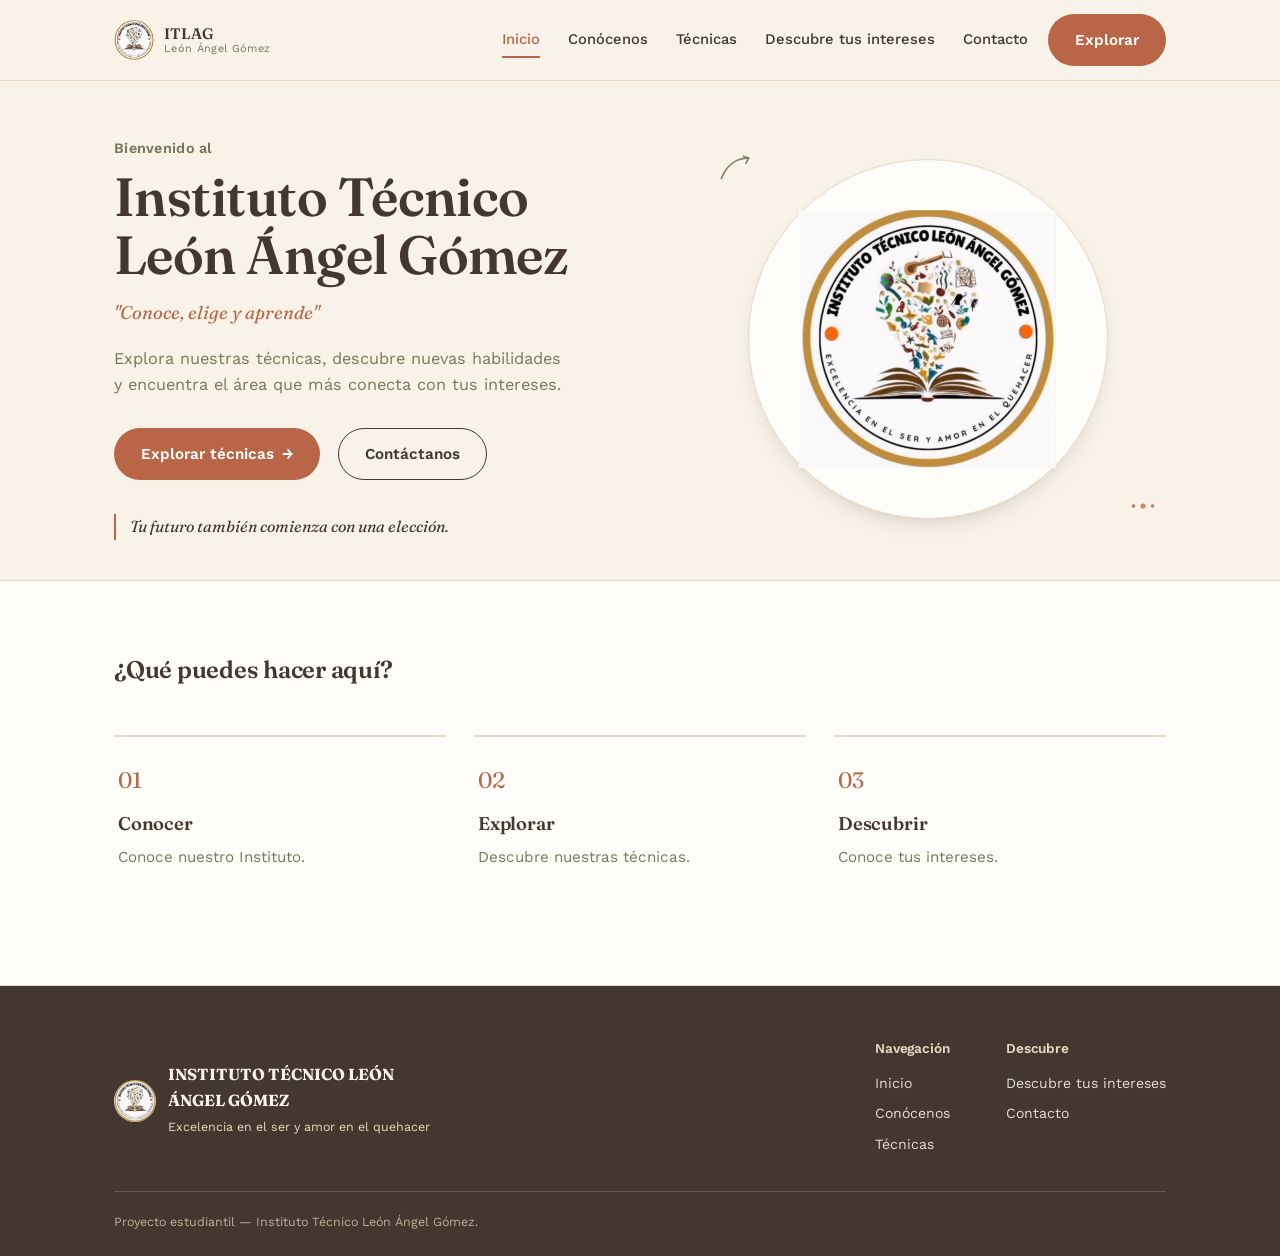
<file: index.html>
<!DOCTYPE html>
<html lang="es">
<head>
<meta charset="UTF-8">
<script>document.documentElement.classList.add("js");</script>
<meta name="viewport" content="width=device-width, initial-scale=1.0">
<title>Instituto Técnico León Ángel Gómez — Conoce, elige y aprende</title>
<meta name="description" content="Sitio del Instituto Técnico León Ángel Gómez: conoce nuestras técnicas, descubre tus intereses y encuentra el área que más conecta contigo.">
<link rel="icon" href="logo.png" type="image/png">
<link rel="preconnect" href="https://fonts.googleapis.com">
<link rel="preconnect" href="https://fonts.gstatic.com" crossorigin>
<link href="https://fonts.googleapis.com/css2?family=Fraunces:ital,opsz,wght@0,9..144,500;0,9..144,600;1,9..144,500&family=Work+Sans:wght@400;500;600&display=swap" rel="stylesheet">
<link rel="stylesheet" href="style.css">
</head>
<body>

<header class="nav">
  <div class="nav-interna">
    <a href="index.html" class="nav-marca">
      <img src="logo.png" alt="Escudo del Instituto Técnico León Ángel Gómez">
      <span class="nav-marca-texto"><strong>ITLAG</strong><span>León Ángel Gómez</span></span>
    </a>
    <nav class="nav-links" aria-label="Navegación principal">
      <a href="index.html">Inicio</a>
      <a href="conocenos.html">Conócenos</a>
      <a href="tecnicas.html">Técnicas</a>
      <a href="intereses.html">Descubre tus intereses</a>
      <a href="contacto.html">Contacto</a>
    </nav>
    <a href="tecnicas.html" class="boton boton-primario nav-cta">Explorar</a>
    <button class="nav-hamb" aria-label="Abrir menú" aria-expanded="false">
      <span></span><span></span><span></span>
    </button>
  </div>
  <div class="nav-movil">
    <a href="index.html">Inicio</a>
    <a href="conocenos.html">Conócenos</a>
    <a href="tecnicas.html">Técnicas</a>
    <a href="intereses.html">Descubre tus intereses</a>
    <a href="contacto.html">Contacto</a>
  </div>
</header>

<main>
  <!-- ===== HERO ===== -->
  <section class="hero">
    <div class="contenedor hero-grid">
      <div>
        <p class="hero-eyebrow">Bienvenido al</p>
        <h1>Instituto Técnico<br>León Ángel Gómez</h1>
        <p class="lema">"Conoce, elige y aprende"</p>
        <p class="desc">Explora nuestras técnicas, descubre nuevas habilidades y encuentra el área que más conecta con tus intereses.</p>
        <div class="hero-acciones">
          <a href="tecnicas.html" class="boton boton-primario">Explorar técnicas <span class="flecha">→</span></a>
          <a href="contacto.html" class="boton boton-secundario">Contáctanos</a>
        </div>
        <p class="hero-frase">Tu futuro también comienza con una elección.</p>
      </div>

      <div class="hero-visual">
        <svg class="doodle" style="top:-6px; left:6%; width:34px;" viewBox="0 0 40 40" fill="none">
          <path d="M4 30C10 14 22 6 36 6" stroke="#73785A" stroke-width="2" stroke-linecap="round"/>
          <path d="M36 6L30 4M36 6L33 12" stroke="#73785A" stroke-width="2" stroke-linecap="round"/>
        </svg>
        <svg class="doodle" style="bottom:0; right:2%; width:26px;" viewBox="0 0 30 30" fill="none">
          <circle cx="15" cy="15" r="3" fill="#D27B52"/>
          <circle cx="4" cy="15" r="2" fill="#B96648"/>
          <circle cx="26" cy="15" r="2" fill="#B96648"/>
        </svg>
        <div class="hero-visual-marco">
          <img src="logo.png" alt="Escudo del Instituto Técnico León Ángel Gómez">
        </div>
      </div>
    </div>
  </section>

  <!-- ===== QUÉ PUEDES HACER AQUÍ ===== -->
  <section class="franja-que franja--alt revelar">
    <div class="contenedor">
      <div class="encabezado-seccion">
        <h2>¿Qué puedes hacer aquí?</h2>
      </div>
      <div class="tres-cols">
        <article>
          <span class="num">01</span>
          <h3>Conocer</h3>
          <p>Conoce nuestro Instituto.</p>
        </article>
        <article>
          <span class="num">02</span>
          <h3>Explorar</h3>
          <p>Descubre nuestras técnicas.</p>
        </article>
        <article>
          <span class="num">03</span>
          <h3>Descubrir</h3>
          <p>Conoce tus intereses.</p>
        </article>
      </div>
    </div>
  </section>
</main>

<footer class="pie">
  <div class="contenedor">
    <div class="pie-top">
      <div class="pie-marca">
        <img src="logo.png" alt="Escudo del Instituto">
        <div>
          <strong>INSTITUTO TÉCNICO LEÓN ÁNGEL GÓMEZ</strong>
          <small>Excelencia en el ser y amor en el quehacer</small>
        </div>
      </div>
      <div class="pie-links">
        <div class="pie-col">
          <h4>Navegación</h4>
          <a href="index.html">Inicio</a>
          <a href="conocenos.html">Conócenos</a>
          <a href="tecnicas.html">Técnicas</a>
        </div>
        <div class="pie-col">
          <h4>Descubre</h4>
          <a href="intereses.html">Descubre tus intereses</a>
          <a href="contacto.html">Contacto</a>
        </div>
      </div>
    </div>
    <p class="pie-bottom">Proyecto estudiantil — Instituto Técnico León Ángel Gómez.</p>
  </div>
</footer>

<script src="script.js"></script>
</body>
</html>
</file>
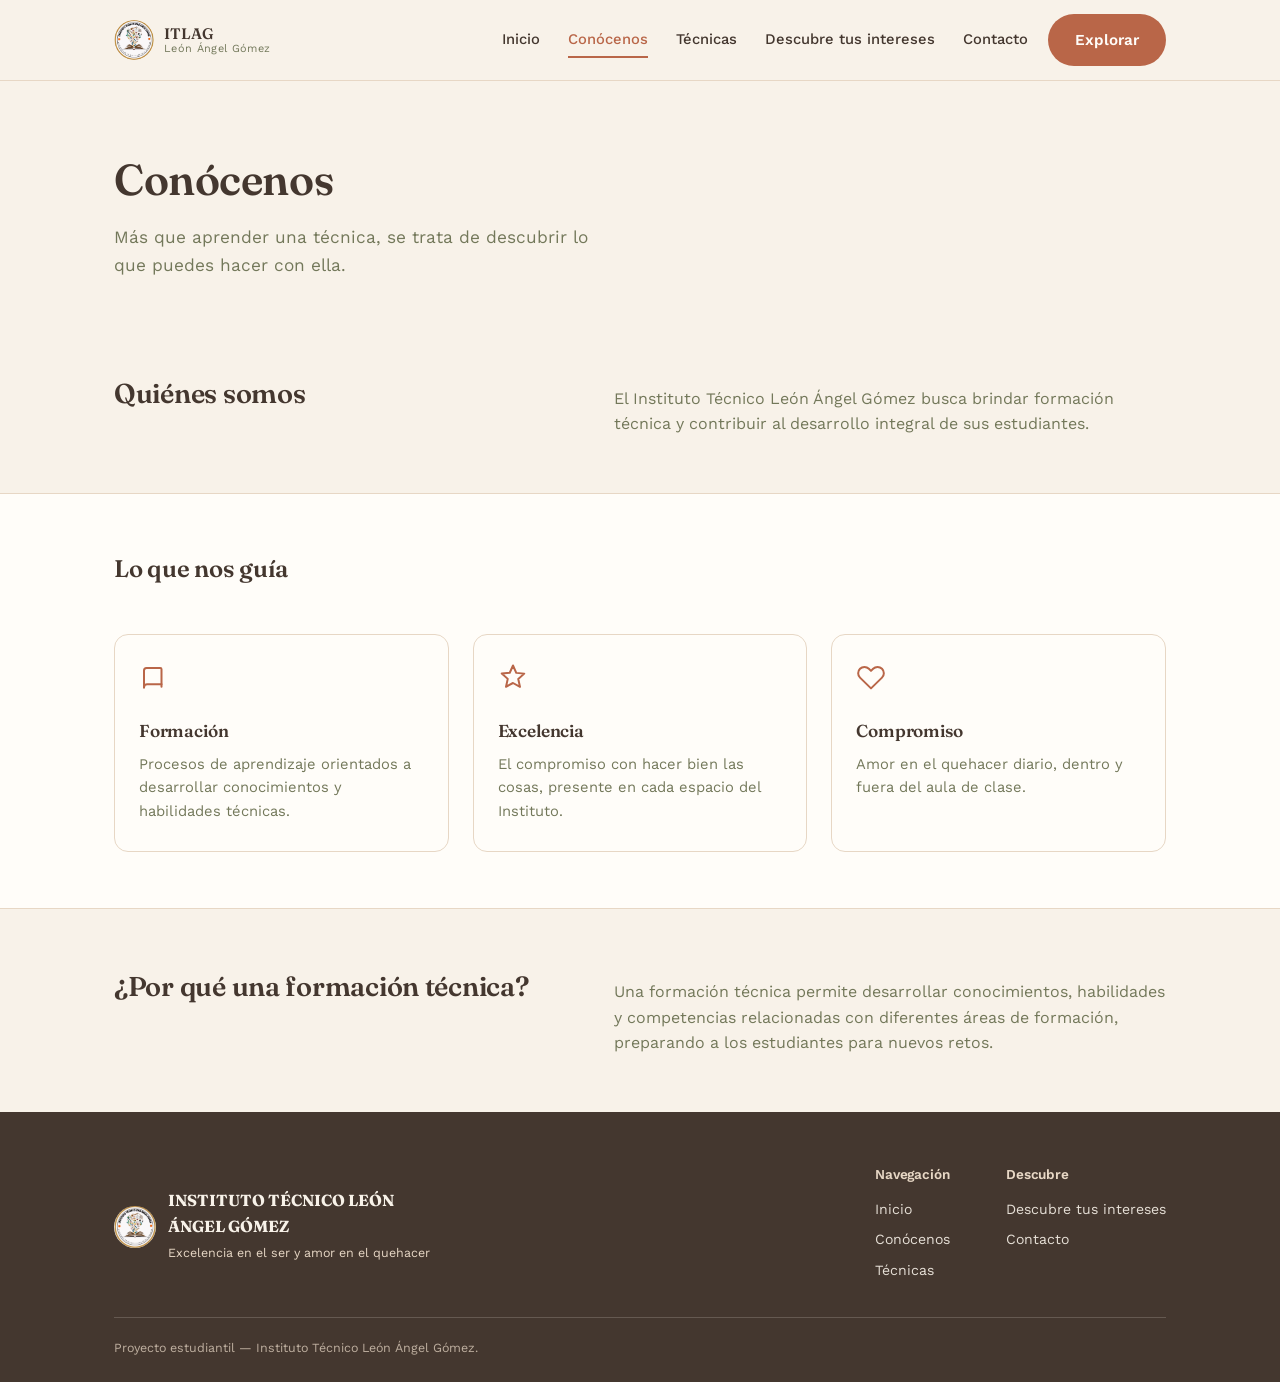
<file: conocenos.html>
<!DOCTYPE html>
<html lang="es">
<head>
<meta charset="UTF-8">
<script>document.documentElement.classList.add("js");</script>
<meta name="viewport" content="width=device-width, initial-scale=1.0">
<title>Conócenos — Instituto Técnico León Ángel Gómez</title>
<link rel="icon" href="logo.png" type="image/png">
<link rel="preconnect" href="https://fonts.googleapis.com">
<link rel="preconnect" href="https://fonts.gstatic.com" crossorigin>
<link href="https://fonts.googleapis.com/css2?family=Fraunces:ital,opsz,wght@0,9..144,500;0,9..144,600;1,9..144,500&family=Work+Sans:wght@400;500;600&display=swap" rel="stylesheet">
<link rel="stylesheet" href="style.css">
</head>
<body>

<header class="nav">
  <div class="nav-interna">
    <a href="index.html" class="nav-marca">
      <img src="logo.png" alt="Escudo del Instituto Técnico León Ángel Gómez">
      <span class="nav-marca-texto"><strong>ITLAG</strong><span>León Ángel Gómez</span></span>
    </a>
    <nav class="nav-links" aria-label="Navegación principal">
      <a href="index.html">Inicio</a>
      <a href="conocenos.html">Conócenos</a>
      <a href="tecnicas.html">Técnicas</a>
      <a href="intereses.html">Descubre tus intereses</a>
      <a href="contacto.html">Contacto</a>
    </nav>
    <a href="tecnicas.html" class="boton boton-primario nav-cta">Explorar</a>
    <button class="nav-hamb" aria-label="Abrir menú" aria-expanded="false">
      <span></span><span></span><span></span>
    </button>
  </div>
  <div class="nav-movil">
    <a href="index.html">Inicio</a>
    <a href="conocenos.html">Conócenos</a>
    <a href="tecnicas.html">Técnicas</a>
    <a href="intereses.html">Descubre tus intereses</a>
    <a href="contacto.html">Contacto</a>
  </div>
</header>

<main>
  <section class="encabezado-pagina">
    <div class="contenedor">
      <h1>Conócenos</h1>
      <p class="subtitulo">Más que aprender una técnica, se trata de descubrir lo que puedes hacer con ella.</p>
    </div>
  </section>

  <section class="franja--sm revelar">
    <div class="contenedor">
      <div class="bloque-texto">
        <h2>Quiénes somos</h2>
        <p>El Instituto Técnico León Ángel Gómez busca brindar formación técnica y contribuir al desarrollo integral de sus estudiantes.</p>
      </div>
    </div>
  </section>

  <section class="franja--sm franja--alt revelar">
    <div class="contenedor">
      <div class="encabezado-seccion">
        <h2>Lo que nos guía</h2>
      </div>
      <div class="valores">
        <div class="valor">
          <svg viewBox="0 0 24 24" fill="none" stroke-width="1.6" stroke-linecap="round" stroke-linejoin="round"><path d="M4 19.5V6a2 2 0 0 1 2-2h11a1 1 0 0 1 1 1v14"/><path d="M4 19.5A2.5 2.5 0 0 1 6.5 17H18"/></svg>
          <h3>Formación</h3>
          <p>Procesos de aprendizaje orientados a desarrollar conocimientos y habilidades técnicas.</p>
        </div>
        <div class="valor">
          <svg viewBox="0 0 24 24" fill="none" stroke-width="1.6" stroke-linecap="round" stroke-linejoin="round"><path d="M12 2l2.6 5.9 6.4.6-4.8 4.3 1.4 6.3L12 16l-5.6 3 1.4-6.3-4.8-4.3 6.4-.6z"/></svg>
          <h3>Excelencia</h3>
          <p>El compromiso con hacer bien las cosas, presente en cada espacio del Instituto.</p>
        </div>
        <div class="valor">
          <svg viewBox="0 0 24 24" fill="none" stroke-width="1.6" stroke-linecap="round" stroke-linejoin="round"><path d="M20.8 4.6a5 5 0 0 0-7.1 0L12 6.3l-1.7-1.7a5 5 0 1 0-7.1 7.1L12 20.3l8.8-8.6a5 5 0 0 0 0-7.1z"/></svg>
          <h3>Compromiso</h3>
          <p>Amor en el quehacer diario, dentro y fuera del aula de clase.</p>
        </div>
      </div>
    </div>
  </section>

  <section class="franja--sm revelar">
    <div class="contenedor">
      <div class="bloque-texto">
        <h2>¿Por qué una formación técnica?</h2>
        <p>Una formación técnica permite desarrollar conocimientos, habilidades y competencias relacionadas con diferentes áreas de formación, preparando a los estudiantes para nuevos retos.</p>
      </div>
    </div>
  </section>
</main>

<footer class="pie">
  <div class="contenedor">
    <div class="pie-top">
      <div class="pie-marca">
        <img src="logo.png" alt="Escudo del Instituto">
        <div>
          <strong>INSTITUTO TÉCNICO LEÓN ÁNGEL GÓMEZ</strong>
          <small>Excelencia en el ser y amor en el quehacer</small>
        </div>
      </div>
      <div class="pie-links">
        <div class="pie-col">
          <h4>Navegación</h4>
          <a href="index.html">Inicio</a>
          <a href="conocenos.html">Conócenos</a>
          <a href="tecnicas.html">Técnicas</a>
        </div>
        <div class="pie-col">
          <h4>Descubre</h4>
          <a href="intereses.html">Descubre tus intereses</a>
          <a href="contacto.html">Contacto</a>
        </div>
      </div>
    </div>
    <p class="pie-bottom">Proyecto estudiantil — Instituto Técnico León Ángel Gómez.</p>
  </div>
</footer>

<script src="script.js"></script>
</body>
</html>
</file>
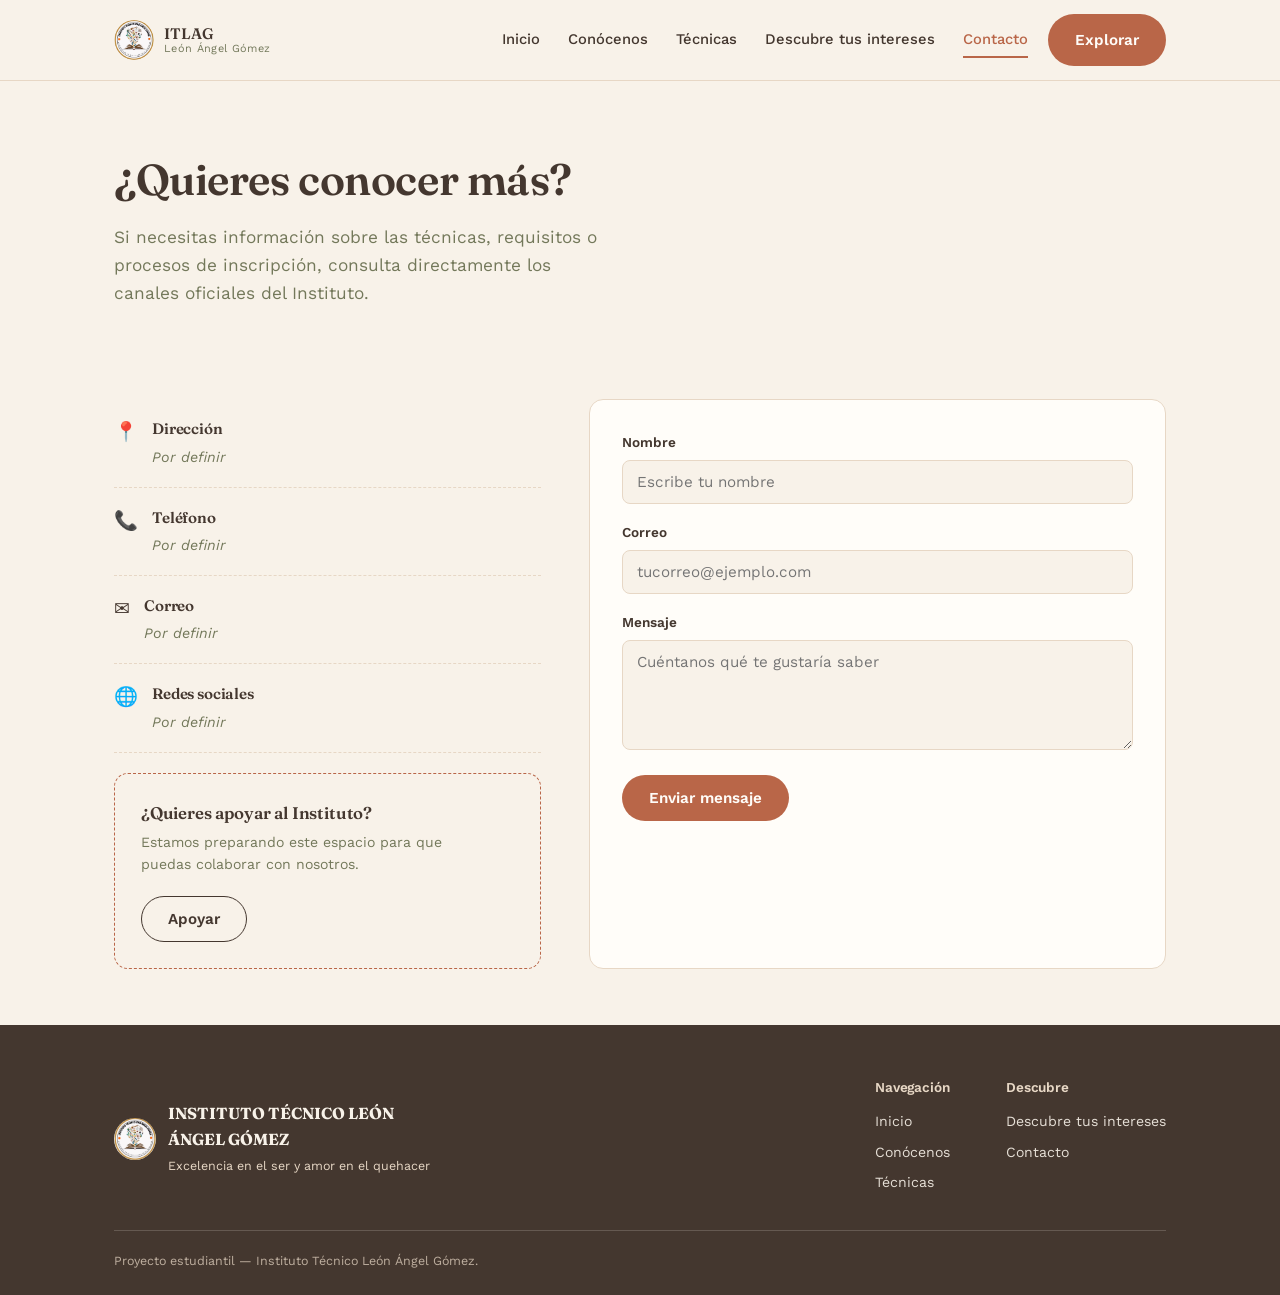
<file: contacto.html>
<!DOCTYPE html>
<html lang="es">
<head>
<meta charset="UTF-8">
<script>document.documentElement.classList.add("js");</script>
<meta name="viewport" content="width=device-width, initial-scale=1.0">
<title>Contacto — Instituto Técnico León Ángel Gómez</title>
<link rel="icon" href="logo.png" type="image/png">
<link rel="preconnect" href="https://fonts.googleapis.com">
<link rel="preconnect" href="https://fonts.gstatic.com" crossorigin>
<link href="https://fonts.googleapis.com/css2?family=Fraunces:ital,opsz,wght@0,9..144,500;0,9..144,600;1,9..144,500&family=Work+Sans:wght@400;500;600&display=swap" rel="stylesheet">
<link rel="stylesheet" href="style.css">
</head>
<body>

<header class="nav">
  <div class="nav-interna">
    <a href="index.html" class="nav-marca">
      <img src="logo.png" alt="Escudo del Instituto Técnico León Ángel Gómez">
      <span class="nav-marca-texto"><strong>ITLAG</strong><span>León Ángel Gómez</span></span>
    </a>
    <nav class="nav-links" aria-label="Navegación principal">
      <a href="index.html">Inicio</a>
      <a href="conocenos.html">Conócenos</a>
      <a href="tecnicas.html">Técnicas</a>
      <a href="intereses.html">Descubre tus intereses</a>
      <a href="contacto.html">Contacto</a>
    </nav>
    <a href="tecnicas.html" class="boton boton-primario nav-cta">Explorar</a>
    <button class="nav-hamb" aria-label="Abrir menú" aria-expanded="false">
      <span></span><span></span><span></span>
    </button>
  </div>
  <div class="nav-movil">
    <a href="index.html">Inicio</a>
    <a href="conocenos.html">Conócenos</a>
    <a href="tecnicas.html">Técnicas</a>
    <a href="intereses.html">Descubre tus intereses</a>
    <a href="contacto.html">Contacto</a>
  </div>
</header>

<main>
  <section class="encabezado-pagina">
    <div class="contenedor">
      <h1>¿Quieres conocer más?</h1>
      <p class="subtitulo">Si necesitas información sobre las técnicas, requisitos o procesos de inscripción, consulta directamente los canales oficiales del Instituto.</p>
    </div>
  </section>

  <section class="franja--sm revelar">
    <div class="contenedor">
      <div class="contacto-grid">

        <div>
          <div class="contacto-info-item">
            <span class="icono">📍</span>
            <div>
              <h3>Dirección</h3>
              <p>Por definir</p>
            </div>
          </div>
          <div class="contacto-info-item">
            <span class="icono">📞</span>
            <div>
              <h3>Teléfono</h3>
              <p>Por definir</p>
            </div>
          </div>
          <div class="contacto-info-item">
            <span class="icono">✉</span>
            <div>
              <h3>Correo</h3>
              <p>Por definir</p>
            </div>
          </div>
          <div class="contacto-info-item">
            <span class="icono">🌐</span>
            <div>
              <h3>Redes sociales</h3>
              <p>Por definir</p>
            </div>
          </div>

          <div class="apoyo">
            <div>
              <h3>¿Quieres apoyar al Instituto?</h3>
              <p>Estamos preparando este espacio para que puedas colaborar con nosotros.</p>
            </div>
            <button type="button" class="boton boton-secundario" id="boton-apoyo">Apoyar</button>
          </div>
        </div>

        <form class="formulario" id="form-contacto">
          <div class="campo">
            <label for="nombre">Nombre</label>
            <input type="text" id="nombre" name="nombre" required placeholder="Escribe tu nombre">
          </div>
          <div class="campo">
            <label for="correo">Correo</label>
            <input type="email" id="correo" name="correo" required placeholder="tucorreo@ejemplo.com">
          </div>
          <div class="campo">
            <label for="mensaje">Mensaje</label>
            <textarea id="mensaje" name="mensaje" required placeholder="Cuéntanos qué te gustaría saber"></textarea>
          </div>
          <button type="submit" class="boton boton-primario">Enviar mensaje</button>
          <div class="mensaje-confirmacion" id="confirmacion-contacto">✓ Tu mensaje quedó registrado. Este formulario es una demostración visual.</div>
        </form>

      </div>
    </div>
  </section>
</main>

<footer class="pie">
  <div class="contenedor">
    <div class="pie-top">
      <div class="pie-marca">
        <img src="logo.png" alt="Escudo del Instituto">
        <div>
          <strong>INSTITUTO TÉCNICO LEÓN ÁNGEL GÓMEZ</strong>
          <small>Excelencia en el ser y amor en el quehacer</small>
        </div>
      </div>
      <div class="pie-links">
        <div class="pie-col">
          <h4>Navegación</h4>
          <a href="index.html">Inicio</a>
          <a href="conocenos.html">Conócenos</a>
          <a href="tecnicas.html">Técnicas</a>
        </div>
        <div class="pie-col">
          <h4>Descubre</h4>
          <a href="intereses.html">Descubre tus intereses</a>
          <a href="contacto.html">Contacto</a>
        </div>
      </div>
    </div>
    <p class="pie-bottom">Proyecto estudiantil — Instituto Técnico León Ángel Gómez.</p>
  </div>
</footer>

<div class="modal-fondo" id="modal-apoyo">
  <div class="modal">
    <h3>Muy pronto</h3>
    <p>Este espacio se habilitará cuando el Instituto defina sus canales oficiales de apoyo y donación.</p>
    <button type="button" class="boton boton-primario" id="cerrar-apoyo">Entendido</button>
  </div>
</div>

<script src="script.js"></script>
</body>
</html>
</file>
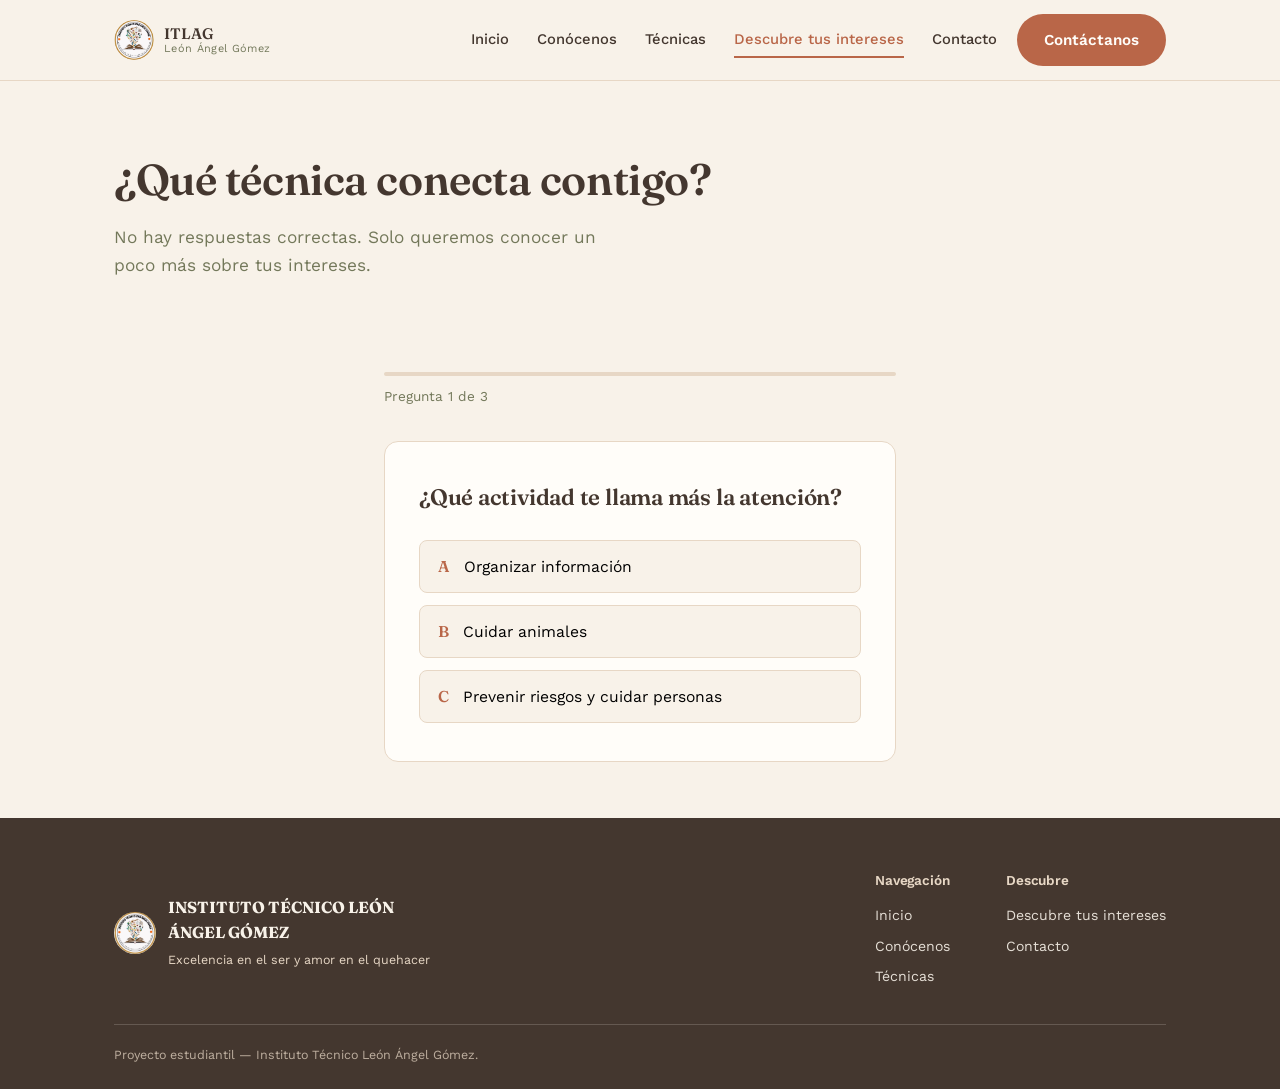
<file: intereses.html>
<!DOCTYPE html>
<html lang="es">
<head>
<meta charset="UTF-8">
<script>document.documentElement.classList.add("js");</script>
<meta name="viewport" content="width=device-width, initial-scale=1.0">
<title>Descubre tus intereses — Instituto Técnico León Ángel Gómez</title>
<link rel="icon" href="logo.png" type="image/png">
<link rel="preconnect" href="https://fonts.googleapis.com">
<link rel="preconnect" href="https://fonts.gstatic.com" crossorigin>
<link href="https://fonts.googleapis.com/css2?family=Fraunces:ital,opsz,wght@0,9..144,500;0,9..144,600;1,9..144,500&family=Work+Sans:wght@400;500;600&display=swap" rel="stylesheet">
<link rel="stylesheet" href="style.css">
</head>
<body>

<header class="nav">
  <div class="nav-interna">
    <a href="index.html" class="nav-marca">
      <img src="logo.png" alt="Escudo del Instituto Técnico León Ángel Gómez">
      <span class="nav-marca-texto"><strong>ITLAG</strong><span>León Ángel Gómez</span></span>
    </a>
    <nav class="nav-links" aria-label="Navegación principal">
      <a href="index.html">Inicio</a>
      <a href="conocenos.html">Conócenos</a>
      <a href="tecnicas.html">Técnicas</a>
      <a href="intereses.html">Descubre tus intereses</a>
      <a href="contacto.html">Contacto</a>
    </nav>
    <a href="contacto.html" class="boton boton-primario nav-cta">Contáctanos</a>
    <button class="nav-hamb" aria-label="Abrir menú" aria-expanded="false">
      <span></span><span></span><span></span>
    </button>
  </div>
  <div class="nav-movil">
    <a href="index.html">Inicio</a>
    <a href="conocenos.html">Conócenos</a>
    <a href="tecnicas.html">Técnicas</a>
    <a href="intereses.html">Descubre tus intereses</a>
    <a href="contacto.html">Contacto</a>
  </div>
</header>

<main>
  <section class="encabezado-pagina">
    <div class="contenedor">
      <h1>¿Qué técnica conecta contigo?</h1>
      <p class="subtitulo">No hay respuestas correctas. Solo queremos conocer un poco más sobre tus intereses.</p>
    </div>
  </section>

  <section class="franja--sm" id="quiz">
    <div class="contenedor quiz-envoltorio">

      <div id="quiz-preguntas">
        <div class="barra-progreso"><div class="barra-progreso-relleno" id="barra-relleno"></div></div>
        <span class="progreso-texto" id="progreso-texto">Pregunta 1 de 3</span>
        <div class="tarjeta-pregunta" id="tarjeta-pregunta"></div>
      </div>

      <div class="quiz-resultado" id="quiz-resultado">
        <span class="etiqueta">Tu resultado</span>
        <h2>Parece que tus intereses se acercan a…</h2>
        <p class="nombre-tecnica" id="resultado-nombre"></p>
        <p class="desc" id="resultado-desc"></p>
        <div class="quiz-resultado-acciones">
          <a href="tecnicas.html" id="resultado-enlace" class="boton boton-primario">Explorar esta técnica →</a>
          <button id="reintentar-quiz" type="button">Volver a intentar</button>
        </div>
      </div>

    </div>
  </section>
</main>

<footer class="pie">
  <div class="contenedor">
    <div class="pie-top">
      <div class="pie-marca">
        <img src="logo.png" alt="Escudo del Instituto">
        <div>
          <strong>INSTITUTO TÉCNICO LEÓN ÁNGEL GÓMEZ</strong>
          <small>Excelencia en el ser y amor en el quehacer</small>
        </div>
      </div>
      <div class="pie-links">
        <div class="pie-col">
          <h4>Navegación</h4>
          <a href="index.html">Inicio</a>
          <a href="conocenos.html">Conócenos</a>
          <a href="tecnicas.html">Técnicas</a>
        </div>
        <div class="pie-col">
          <h4>Descubre</h4>
          <a href="intereses.html">Descubre tus intereses</a>
          <a href="contacto.html">Contacto</a>
        </div>
      </div>
    </div>
    <p class="pie-bottom">Proyecto estudiantil — Instituto Técnico León Ángel Gómez.</p>
  </div>
</footer>

<script src="script.js"></script>
</body>
</html>
</file>
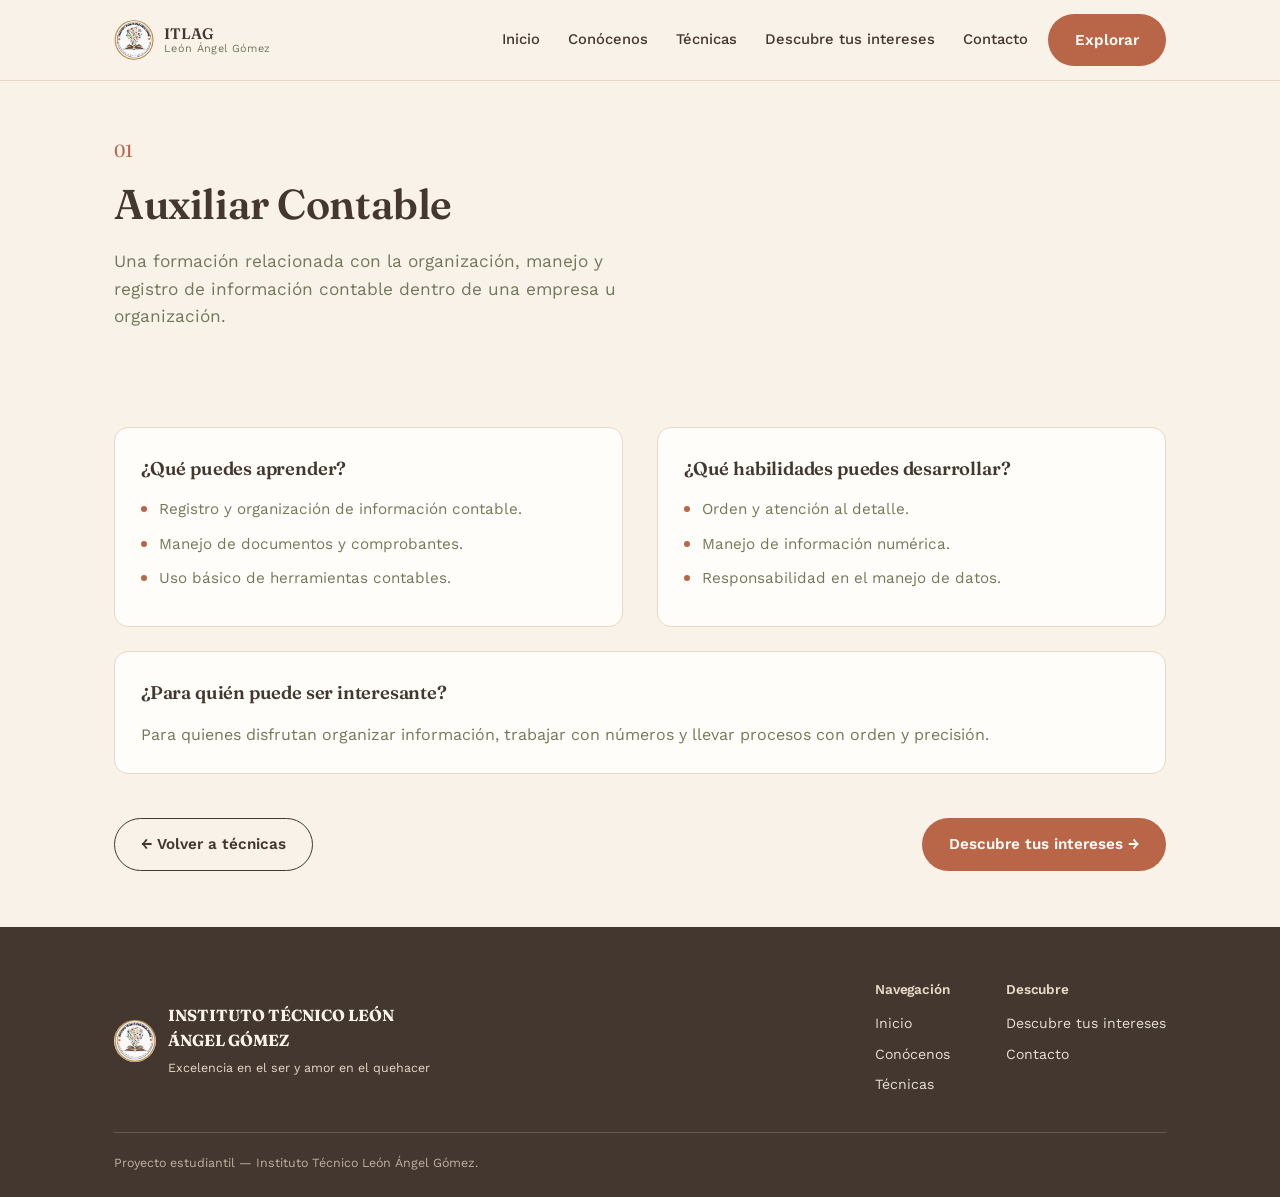
<file: tecnica.html>
<!DOCTYPE html>
<html lang="es">
<head>
<meta charset="UTF-8">
<script>document.documentElement.classList.add("js");</script>
<meta name="viewport" content="width=device-width, initial-scale=1.0">
<title>Detalle de técnica — Instituto Técnico León Ángel Gómez</title>
<link rel="icon" href="logo.png" type="image/png">
<link rel="preconnect" href="https://fonts.googleapis.com">
<link rel="preconnect" href="https://fonts.gstatic.com" crossorigin>
<link href="https://fonts.googleapis.com/css2?family=Fraunces:ital,opsz,wght@0,9..144,500;0,9..144,600;1,9..144,500&family=Work+Sans:wght@400;500;600&display=swap" rel="stylesheet">
<link rel="stylesheet" href="style.css">
</head>
<body>

<header class="nav">
  <div class="nav-interna">
    <a href="index.html" class="nav-marca">
      <img src="logo.png" alt="Escudo del Instituto Técnico León Ángel Gómez">
      <span class="nav-marca-texto"><strong>ITLAG</strong><span>León Ángel Gómez</span></span>
    </a>
    <nav class="nav-links" aria-label="Navegación principal">
      <a href="index.html">Inicio</a>
      <a href="conocenos.html">Conócenos</a>
      <a href="tecnicas.html">Técnicas</a>
      <a href="intereses.html">Descubre tus intereses</a>
      <a href="contacto.html">Contacto</a>
    </nav>
    <a href="intereses.html" class="boton boton-primario nav-cta">Explorar</a>
    <button class="nav-hamb" aria-label="Abrir menú" aria-expanded="false">
      <span></span><span></span><span></span>
    </button>
  </div>
  <div class="nav-movil">
    <a href="index.html">Inicio</a>
    <a href="conocenos.html">Conócenos</a>
    <a href="tecnicas.html">Técnicas</a>
    <a href="intereses.html">Descubre tus intereses</a>
    <a href="contacto.html">Contacto</a>
  </div>
</header>

<main id="detalle-tecnica">
  <section class="detalle-cabecera">
    <div class="contenedor">
      <span class="num" id="detalle-num">01</span>
      <h1 id="detalle-nombre">Auxiliar Contable</h1>
      <p class="subtitulo" id="detalle-trata">—</p>
    </div>
  </section>

  <section class="franja--sm revelar">
    <div class="contenedor">
      <div class="detalle-grid">
        <div class="detalle-bloque">
          <h2>¿Qué puedes aprender?</h2>
          <ul id="detalle-aprender"></ul>
        </div>
        <div class="detalle-bloque">
          <h2>¿Qué habilidades puedes desarrollar?</h2>
          <ul id="detalle-habilidades"></ul>
        </div>
      </div>

      <div class="detalle-bloque" style="margin-top: 24px;">
        <h2>¿Para quién puede ser interesante?</h2>
        <p id="detalle-paraquien" style="color: var(--oliva); margin-top: 6px;"></p>
      </div>

      <div class="detalle-acciones">
        <a href="tecnicas.html" class="boton boton-secundario">← Volver a técnicas</a>
        <a href="intereses.html" class="boton boton-primario">Descubre tus intereses →</a>
      </div>
    </div>
  </section>
</main>

<footer class="pie">
  <div class="contenedor">
    <div class="pie-top">
      <div class="pie-marca">
        <img src="logo.png" alt="Escudo del Instituto">
        <div>
          <strong>INSTITUTO TÉCNICO LEÓN ÁNGEL GÓMEZ</strong>
          <small>Excelencia en el ser y amor en el quehacer</small>
        </div>
      </div>
      <div class="pie-links">
        <div class="pie-col">
          <h4>Navegación</h4>
          <a href="index.html">Inicio</a>
          <a href="conocenos.html">Conócenos</a>
          <a href="tecnicas.html">Técnicas</a>
        </div>
        <div class="pie-col">
          <h4>Descubre</h4>
          <a href="intereses.html">Descubre tus intereses</a>
          <a href="contacto.html">Contacto</a>
        </div>
      </div>
    </div>
    <p class="pie-bottom">Proyecto estudiantil — Instituto Técnico León Ángel Gómez.</p>
  </div>
</footer>

<script src="script.js"></script>
</body>
</html>
</file>
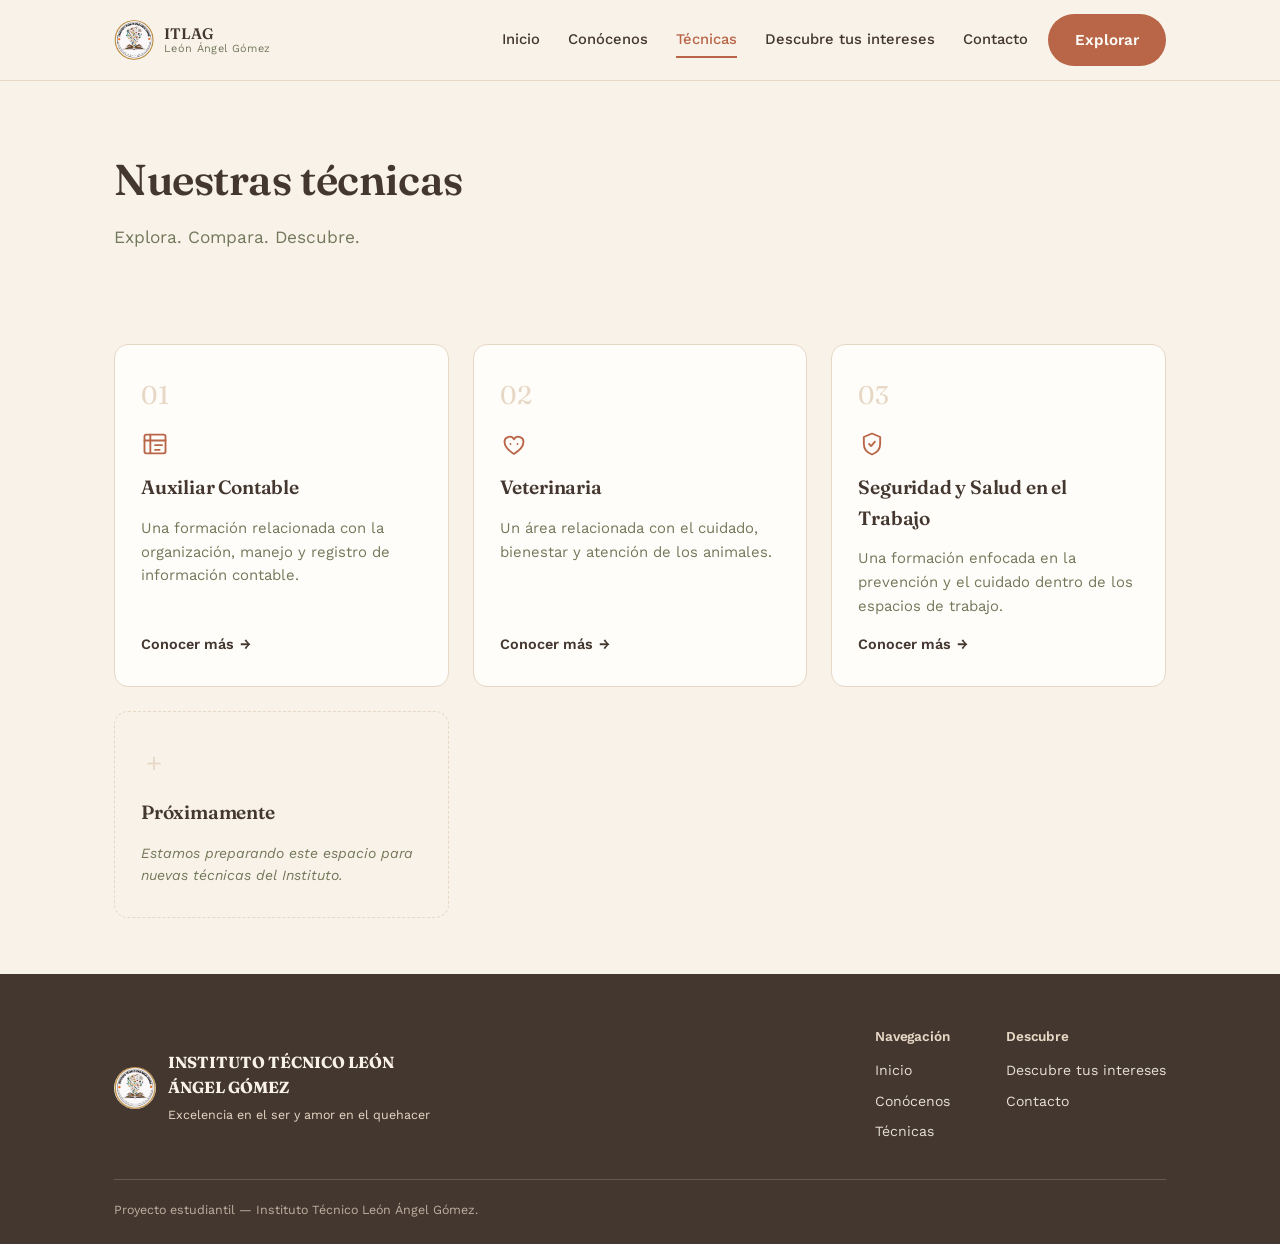
<file: tecnicas.html>
<!DOCTYPE html>
<html lang="es">
<head>
<meta charset="UTF-8">
<script>document.documentElement.classList.add("js");</script>
<meta name="viewport" content="width=device-width, initial-scale=1.0">
<title>Técnicas — Instituto Técnico León Ángel Gómez</title>
<link rel="icon" href="logo.png" type="image/png">
<link rel="preconnect" href="https://fonts.googleapis.com">
<link rel="preconnect" href="https://fonts.gstatic.com" crossorigin>
<link href="https://fonts.googleapis.com/css2?family=Fraunces:ital,opsz,wght@0,9..144,500;0,9..144,600;1,9..144,500&family=Work+Sans:wght@400;500;600&display=swap" rel="stylesheet">
<link rel="stylesheet" href="style.css">
</head>
<body>

<header class="nav">
  <div class="nav-interna">
    <a href="index.html" class="nav-marca">
      <img src="logo.png" alt="Escudo del Instituto Técnico León Ángel Gómez">
      <span class="nav-marca-texto"><strong>ITLAG</strong><span>León Ángel Gómez</span></span>
    </a>
    <nav class="nav-links" aria-label="Navegación principal">
      <a href="index.html">Inicio</a>
      <a href="conocenos.html">Conócenos</a>
      <a href="tecnicas.html">Técnicas</a>
      <a href="intereses.html">Descubre tus intereses</a>
      <a href="contacto.html">Contacto</a>
    </nav>
    <a href="intereses.html" class="boton boton-primario nav-cta">Explorar</a>
    <button class="nav-hamb" aria-label="Abrir menú" aria-expanded="false">
      <span></span><span></span><span></span>
    </button>
  </div>
  <div class="nav-movil">
    <a href="index.html">Inicio</a>
    <a href="conocenos.html">Conócenos</a>
    <a href="tecnicas.html">Técnicas</a>
    <a href="intereses.html">Descubre tus intereses</a>
    <a href="contacto.html">Contacto</a>
  </div>
</header>

<main>
  <section class="encabezado-pagina">
    <div class="contenedor">
      <h1>Nuestras técnicas</h1>
      <p class="subtitulo">Explora. Compara. Descubre.</p>
    </div>
  </section>

  <section class="franja--sm revelar">
    <div class="contenedor">
      <div class="rejilla-tecnicas">

        <article class="tarjeta-tecnica">
          <span class="num">01</span>
          <svg viewBox="0 0 24 24" fill="none" stroke-width="1.6" stroke-linecap="round" stroke-linejoin="round"><rect x="3" y="4" width="18" height="16" rx="1.5"/><path d="M3 9h18M8 4v16M12 13h6M12 17h4"/></svg>
          <h3>Auxiliar Contable</h3>
          <p>Una formación relacionada con la organización, manejo y registro de información contable.</p>
          <a href="tecnica.html?t=contable" class="enlace">Conocer más <span class="flecha">→</span></a>
        </article>

        <article class="tarjeta-tecnica">
          <span class="num">02</span>
          <svg viewBox="0 0 24 24" fill="none" stroke-width="1.6" stroke-linecap="round" stroke-linejoin="round"><path d="M12 20.5c-4-2.5-8-5.4-8-9.7A4.3 4.3 0 0 1 12 8a4.3 4.3 0 0 1 8 2.8c0 4.3-4 7.2-8 9.7Z"/><path d="M9 12h.01M15 12h.01"/></svg>
          <h3>Veterinaria</h3>
          <p>Un área relacionada con el cuidado, bienestar y atención de los animales.</p>
          <a href="tecnica.html?t=veterinaria" class="enlace">Conocer más <span class="flecha">→</span></a>
        </article>

        <article class="tarjeta-tecnica">
          <span class="num">03</span>
          <svg viewBox="0 0 24 24" fill="none" stroke-width="1.6" stroke-linecap="round" stroke-linejoin="round"><path d="M12 3l7 3v6c0 4.5-3 7.5-7 9-4-1.5-7-4.5-7-9V6z"/><path d="M9.5 12l1.8 1.8L14.5 10"/></svg>
          <h3>Seguridad y Salud en el Trabajo</h3>
          <p>Una formación enfocada en la prevención y el cuidado dentro de los espacios de trabajo.</p>
          <a href="tecnica.html?t=seguridad" class="enlace">Conocer más <span class="flecha">→</span></a>
        </article>

        <article class="tarjeta-tecnica tarjeta-proxima">
          <span class="num">＋</span>
          <h3>Próximamente</h3>
          <p class="aviso">Estamos preparando este espacio para nuevas técnicas del Instituto.</p>
        </article>

      </div>
    </div>
  </section>
</main>

<footer class="pie">
  <div class="contenedor">
    <div class="pie-top">
      <div class="pie-marca">
        <img src="logo.png" alt="Escudo del Instituto">
        <div>
          <strong>INSTITUTO TÉCNICO LEÓN ÁNGEL GÓMEZ</strong>
          <small>Excelencia en el ser y amor en el quehacer</small>
        </div>
      </div>
      <div class="pie-links">
        <div class="pie-col">
          <h4>Navegación</h4>
          <a href="index.html">Inicio</a>
          <a href="conocenos.html">Conócenos</a>
          <a href="tecnicas.html">Técnicas</a>
        </div>
        <div class="pie-col">
          <h4>Descubre</h4>
          <a href="intereses.html">Descubre tus intereses</a>
          <a href="contacto.html">Contacto</a>
        </div>
      </div>
    </div>
    <p class="pie-bottom">Proyecto estudiantil — Instituto Técnico León Ángel Gómez.</p>
  </div>
</footer>

<script src="script.js"></script>
</body>
</html>
</file>
<file: style.css>
/* ==========================================================================
   INSTITUTO TÉCNICO LEÓN ÁNGEL GÓMEZ — hoja de estilos principal
   Estructura: 1) variables  2) reset  3) tipografía  4) layout general
   5) navegación  6) componentes  7) páginas  8) quiz  9) responsive
   ========================================================================== */

/* ---------- 1. VARIABLES ---------- */
:root{
  --crema: #F8F2E9;
  --blanco: #FFFDF9;
  --beige: #E7D7C5;
  --cafe: #44372F;
  --terracota: #B96648;
  --naranja: #D27B52;
  --oliva: #73785A;

  --radio: 14px;
  --radio-sm: 8px;
  --sombra: 0 10px 24px -14px rgba(68, 55, 47, 0.35);
  --borde: 1px solid var(--beige);

  --max: 1180px;
  --pad: clamp(20px, 5vw, 64px);

  --f-titulo: "Fraunces", "Georgia", serif;
  --f-texto: "Work Sans", "Segoe UI", sans-serif;

  --dur: 0.35s;
  --easing: cubic-bezier(.4,0,.2,1);
}

/* ---------- 2. RESET ---------- */
*, *::before, *::after{ box-sizing: border-box; }
html{ scroll-behavior: smooth; }
body{
  margin: 0;
  background: var(--crema);
  color: var(--cafe);
  font-family: var(--f-texto);
  font-size: 16px;
  line-height: 1.6;
  overflow-x: hidden;
}
img{ max-width: 100%; display: block; }
a{ color: inherit; text-decoration: none; }
ul{ margin: 0; padding: 0; list-style: none; }
button{ font-family: inherit; cursor: pointer; }
h1,h2,h3,h4{
  font-family: var(--f-titulo);
  font-weight: 600;
  margin: 0;
  color: var(--cafe);
  letter-spacing: -0.01em;
}
p{ margin: 0; }

@media (prefers-reduced-motion: reduce){
  *{ animation-duration: 0.001ms !important; transition-duration: 0.001ms !important; }
  html{ scroll-behavior: auto; }
}

:focus-visible{
  outline: 2px solid var(--terracota);
  outline-offset: 3px;
  border-radius: 4px;
}

/* ---------- 3. TIPOGRAFÍA / UTILIDADES ---------- */
.contenedor{
  max-width: var(--max);
  margin: 0 auto;
  padding-left: var(--pad);
  padding-right: var(--pad);
}
.etiqueta{
  font-family: var(--f-texto);
  font-size: 0.8rem;
  font-weight: 600;
  color: var(--terracota);
  letter-spacing: 0.02em;
}
.subtitulo{
  font-size: 1.08rem;
  color: var(--oliva);
  max-width: 46ch;
  margin-top: 10px;
}
.boton{
  display: inline-flex;
  align-items: center;
  gap: 8px;
  padding: 13px 26px;
  border-radius: 999px;
  font-weight: 600;
  font-size: 0.95rem;
  border: 1px solid transparent;
  transition: transform var(--dur) var(--easing), background var(--dur) var(--easing), border-color var(--dur) var(--easing);
}
.boton-primario{
  background: var(--terracota);
  color: var(--blanco);
}
.boton-primario:hover{
  background: var(--naranja);
  transform: translateY(-2px);
}
.boton-secundario{
  background: transparent;
  border-color: var(--cafe);
  color: var(--cafe);
}
.boton-secundario:hover{
  background: var(--cafe);
  color: var(--blanco);
  transform: translateY(-2px);
}
.boton .flecha{ transition: transform var(--dur) var(--easing); }
.boton:hover .flecha{ transform: translateX(3px); }

.franja{
  padding: 88px 0;
}
.franja--sm{ padding: 56px 0; }
.franja--alt{ background: var(--blanco); border-top: var(--borde); border-bottom: var(--borde); }

.encabezado-seccion{
  max-width: 640px;
  margin-bottom: 46px;
}

/* revelado suave al hacer scroll: un único gesto discreto por sección.
   Por defecto el contenido es visible; solo se oculta si JS confirma
   que puede animarlo (ver clase "js" en <html>, activada en script.js). */
.js .revelar{
  opacity: 0;
  transform: translateY(14px);
  transition: opacity 0.7s var(--easing), transform 0.7s var(--easing);
}
.revelar.mostrar{
  opacity: 1;
  transform: translateY(0);
}

/* pequeños trazos decorativos tipo scrapbook */
.doodle{ position: absolute; pointer-events: none; opacity: 0.9; }

/* ---------- 5. NAVEGACIÓN ---------- */
.nav{
  position: sticky;
  top: 0;
  z-index: 40;
  background: rgba(248, 242, 233, 0.9);
  backdrop-filter: blur(6px);
  border-bottom: var(--borde);
}
.nav-interna{
  max-width: var(--max);
  margin: 0 auto;
  padding: 14px var(--pad);
  display: flex;
  align-items: center;
  gap: 20px;
}
.nav-marca{
  display: flex;
  align-items: center;
  gap: 10px;
  margin-right: auto;
}
.nav-marca img{ width: 40px; height: 40px; border-radius: 50%; flex-shrink: 0; }
.nav-marca-texto{
  display: flex;
  flex-direction: column;
  line-height: 1.15;
}
.nav-marca-texto strong{
  font-family: var(--f-titulo);
  font-size: 0.95rem;
  font-weight: 600;
}
.nav-marca-texto span{
  font-size: 0.68rem;
  color: var(--oliva);
  letter-spacing: 0.03em;
}
.nav-links{
  display: flex;
  gap: 28px;
  align-items: center;
}
.nav-links a{
  font-size: 0.92rem;
  font-weight: 500;
  color: var(--cafe);
  position: relative;
  padding: 6px 0;
}
.nav-links a::after{
  content: "";
  position: absolute;
  left: 0; bottom: 0;
  height: 2px;
  width: 0;
  background: var(--terracota);
  transition: width var(--dur) var(--easing);
}
.nav-links a:hover::after,
.nav-links a.activo::after{
  width: 100%;
}
.nav-links a.activo{ color: var(--terracota); }
.nav-cta{ display: none; }
@media (min-width: 861px){ .nav-cta{ display: inline-flex; } }

.nav-hamb{
  display: none;
  background: none;
  border: none;
  width: 36px; height: 36px;
  flex-direction: column;
  justify-content: center;
  align-items: center;
  gap: 5px;
}
.nav-hamb span{
  display: block;
  width: 22px; height: 2px;
  background: var(--cafe);
  transition: transform var(--dur) var(--easing), opacity var(--dur) var(--easing);
}
.nav-hamb.abierto span:nth-child(1){ transform: translateY(7px) rotate(45deg); }
.nav-hamb.abierto span:nth-child(2){ opacity: 0; }
.nav-hamb.abierto span:nth-child(3){ transform: translateY(-7px) rotate(-45deg); }

.nav-movil{
  display: none;
  flex-direction: column;
  gap: 2px;
  padding: 10px var(--pad) 22px;
  border-top: var(--borde);
  background: var(--crema);
}
.nav-movil a{
  padding: 12px 4px;
  font-size: 1rem;
  border-bottom: 1px dashed var(--beige);
}
.nav-movil.abierto{ display: flex; }

/* ---------- 6. PIE DE PÁGINA ---------- */
.pie{
  background: var(--cafe);
  color: var(--crema);
  padding: 52px 0 24px;
}
.pie a{ color: var(--crema); }
.pie-top{
  display: flex;
  flex-wrap: wrap;
  justify-content: space-between;
  gap: 32px;
  padding-bottom: 28px;
  border-bottom: 1px solid rgba(248,242,233,0.18);
}
.pie-marca{ display: flex; gap: 12px; align-items: center; max-width: 320px; }
.pie-marca img{ width: 42px; height: 42px; border-radius: 50%; }
.pie-marca strong{ font-family: var(--f-titulo); font-size: 1rem; display:block; }
.pie-marca small{ color: var(--beige); font-size: 0.78rem; }
.pie-links{ display: flex; gap: 56px; flex-wrap: wrap; }
.pie-col h4{ font-size: 0.85rem; color: var(--beige); margin-bottom: 12px; font-family: var(--f-texto); font-weight: 600; }
.pie-col a, .pie-col p{ display: block; font-size: 0.88rem; color: var(--crema); opacity: 0.9; margin-bottom: 8px; }
.pie-bottom{
  padding-top: 20px;
  font-size: 0.78rem;
  color: var(--beige);
  opacity: 0.75;
}

/* ---------- 7. HERO (INICIO) ---------- */
.hero{
  padding: 56px 0 40px;
  position: relative;
  overflow: hidden;
}
.hero-grid{
  display: grid;
  grid-template-columns: 1.05fr 0.95fr;
  gap: 48px;
  align-items: center;
}
.hero-eyebrow{
  font-size: 0.9rem;
  font-weight: 600;
  color: var(--oliva);
  letter-spacing: 0.02em;
}
.hero h1{
  font-size: clamp(2.3rem, 4.2vw, 3.4rem);
  line-height: 1.08;
  margin-top: 8px;
}
.hero .lema{
  font-family: var(--f-titulo);
  font-style: italic;
  color: var(--terracota);
  font-size: 1.15rem;
  margin-top: 14px;
}
.hero p.desc{
  margin-top: 18px;
  color: var(--oliva);
  max-width: 46ch;
  font-size: 1.02rem;
}
.hero-acciones{
  display: flex;
  align-items: center;
  gap: 18px;
  margin-top: 30px;
  flex-wrap: wrap;
}
.hero-frase{
  margin-top: 34px;
  font-family: var(--f-titulo);
  font-style: italic;
  color: var(--cafe);
  font-size: 1rem;
  border-left: 2px solid var(--terracota);
  padding-left: 14px;
}
.hero-visual{
  position: relative;
  display: flex;
  align-items: center;
  justify-content: center;
}
.hero-visual-marco{
  position: relative;
  width: min(360px, 90%);
  aspect-ratio: 1;
  background: var(--blanco);
  border: var(--borde);
  border-radius: 50%;
  display: flex;
  align-items: center;
  justify-content: center;
  box-shadow: var(--sombra);
}
.hero-visual-marco img{ width: 72%; }

.franja-que{
  padding: 70px 0 90px;
}
.tres-cols{
  display: grid;
  grid-template-columns: repeat(3, 1fr);
  gap: 28px;
  margin-top: 8px;
}
.tres-cols article{
  padding: 26px 4px;
  border-top: 2px solid var(--beige);
}
.tres-cols .num{
  font-family: var(--f-titulo);
  color: var(--terracota);
  font-size: 1.4rem;
  display: block;
  margin-bottom: 10px;
}
.tres-cols h3{ font-size: 1.15rem; margin-bottom: 6px; }
.tres-cols p{ color: var(--oliva); font-size: 0.95rem; }

/* ---------- 8. CONÓCENOS ---------- */
.encabezado-pagina{
  padding: 64px 0 36px;
}
.encabezado-pagina h1{ font-size: clamp(2rem, 3.6vw, 2.7rem); }

.valores{
  display: grid;
  grid-template-columns: repeat(3, 1fr);
  gap: 24px;
}
.valor{
  background: var(--blanco);
  border: var(--borde);
  border-radius: var(--radio);
  padding: 28px 24px;
}
.valor svg{ width: 30px; height: 30px; stroke: var(--terracota); margin-bottom: 16px; }
.valor h3{ font-size: 1.08rem; margin-bottom: 8px; }
.valor p{ color: var(--oliva); font-size: 0.92rem; }

.bloque-texto{
  display: grid;
  grid-template-columns: 0.9fr 1.1fr;
  gap: 48px;
  align-items: start;
}
.bloque-texto h2{ font-size: 1.7rem; }
.bloque-texto p{ color: var(--oliva); margin-top: 14px; }

/* ---------- 9. TÉCNICAS ---------- */
.rejilla-tecnicas{
  display: grid;
  grid-template-columns: repeat(3, 1fr);
  gap: 24px;
}
.tarjeta-tecnica{
  background: var(--blanco);
  border: var(--borde);
  border-radius: var(--radio);
  padding: 30px 26px;
  display: flex;
  flex-direction: column;
  gap: 14px;
  transition: transform var(--dur) var(--easing), box-shadow var(--dur) var(--easing), border-color var(--dur) var(--easing);
}
.tarjeta-tecnica:hover{
  transform: translateY(-4px);
  box-shadow: var(--sombra);
  border-color: var(--terracota);
}
.tarjeta-tecnica .num{
  font-family: var(--f-titulo);
  color: var(--beige);
  font-size: 1.6rem;
}
.tarjeta-tecnica svg{ width: 28px; height: 28px; stroke: var(--terracota); }
.tarjeta-tecnica h3{ font-size: 1.2rem; }
.tarjeta-tecnica p{ color: var(--oliva); font-size: 0.93rem; flex-grow: 1; }
.tarjeta-tecnica .enlace{
  font-weight: 600;
  font-size: 0.9rem;
  color: var(--cafe);
  display: inline-flex;
  align-items: center;
  gap: 6px;
}
.tarjeta-tecnica .enlace .flecha{ transition: transform var(--dur) var(--easing); }
.tarjeta-tecnica:hover .enlace .flecha{ transform: translateX(3px); }

.tarjeta-proxima{
  background: transparent;
  border: 1px dashed var(--beige);
}
.tarjeta-proxima p.aviso{ color: var(--oliva); font-size: 0.88rem; font-style: italic; }

/* ---------- 10. DETALLE TÉCNICA ---------- */
.detalle-cabecera{
  padding: 56px 0 20px;
}
.detalle-cabecera .num{ font-family: var(--f-titulo); color: var(--terracota); font-size: 1.1rem; }
.detalle-cabecera h1{ font-size: clamp(2rem, 3.6vw, 2.6rem); margin-top: 6px; }
.detalle-grid{
  display: grid;
  grid-template-columns: repeat(2, 1fr);
  gap: 34px;
  margin-top: 20px;
}
.detalle-bloque{
  background: var(--blanco);
  border: var(--borde);
  border-radius: var(--radio);
  padding: 26px;
}
.detalle-bloque h2{ font-size: 1.15rem; margin-bottom: 14px; }
.detalle-bloque ul li{
  position: relative;
  padding-left: 18px;
  margin-bottom: 10px;
  color: var(--oliva);
  font-size: 0.95rem;
}
.detalle-bloque ul li::before{
  content: "";
  position: absolute;
  left: 0; top: 9px;
  width: 6px; height: 6px;
  border-radius: 50%;
  background: var(--terracota);
}
.detalle-acciones{
  display: flex;
  justify-content: space-between;
  align-items: center;
  margin-top: 44px;
  flex-wrap: wrap;
  gap: 16px;
}

/* ---------- 11. QUIZ / DESCUBRE TUS INTERESES ---------- */
.quiz-envoltorio{
  max-width: 640px;
  margin: 0 auto;
}
.barra-progreso{
  height: 4px;
  background: var(--beige);
  border-radius: 4px;
  overflow: hidden;
  margin-bottom: 10px;
}
.barra-progreso-relleno{
  height: 100%;
  background: var(--terracota);
  width: 0%;
  transition: width 0.5s var(--easing);
}
.progreso-texto{
  font-size: 0.85rem;
  color: var(--oliva);
  margin-bottom: 34px;
  display: block;
}
.tarjeta-pregunta{
  background: var(--blanco);
  border: var(--borde);
  border-radius: var(--radio);
  padding: 38px 34px;
  transition: opacity 0.35s var(--easing), transform 0.35s var(--easing);
}
.tarjeta-pregunta.saliendo{ opacity: 0; transform: translateX(-14px); }
.tarjeta-pregunta h2{ font-size: 1.4rem; margin-bottom: 24px; }
.opciones{
  display: flex;
  flex-direction: column;
  gap: 12px;
}
.opcion{
  display: flex;
  align-items: center;
  gap: 14px;
  padding: 16px 18px;
  border: var(--borde);
  border-radius: var(--radio-sm);
  background: var(--crema);
  text-align: left;
  font-size: 0.98rem;
  transition: border-color var(--dur) var(--easing), background var(--dur) var(--easing), transform var(--dur) var(--easing);
}
.opcion:hover{
  border-color: var(--terracota);
  transform: translateY(-2px);
}
.opcion .letra{
  font-family: var(--f-titulo);
  color: var(--terracota);
  font-weight: 600;
  flex-shrink: 0;
}
.quiz-resultado{
  background: var(--blanco);
  border: var(--borde);
  border-radius: var(--radio);
  padding: 44px 36px;
  text-align: left;
  display: none;
}
.quiz-resultado.mostrar{ display: block; }
.quiz-resultado .etiqueta{ display: block; margin-bottom: 8px; }
.quiz-resultado h2{ font-size: 1.6rem; margin-bottom: 6px; }
.quiz-resultado .nombre-tecnica{
  font-family: var(--f-titulo);
  color: var(--terracota);
  font-size: 1.3rem;
  margin: 6px 0 14px;
}
.quiz-resultado p.desc{ color: var(--oliva); }
.quiz-resultado-acciones{
  display: flex;
  gap: 16px;
  margin-top: 28px;
  flex-wrap: wrap;
}
.quiz-resultado-acciones button{
  background: none;
  border: none;
  color: var(--cafe);
  font-weight: 600;
  font-size: 0.92rem;
  text-decoration: underline;
  text-underline-offset: 4px;
}

/* ---------- 12. CONTACTO ---------- */
.contacto-grid{
  display: grid;
  grid-template-columns: 0.85fr 1.15fr;
  gap: 48px;
}
.contacto-info-item{
  display: flex;
  gap: 14px;
  padding: 18px 0;
  border-bottom: 1px dashed var(--beige);
}
.contacto-info-item .icono{ font-size: 1.2rem; }
.contacto-info-item h3{ font-size: 0.95rem; margin-bottom: 4px; }
.contacto-info-item p{ color: var(--oliva); font-size: 0.9rem; font-style: italic; }

.formulario{
  background: var(--blanco);
  border: var(--borde);
  border-radius: var(--radio);
  padding: 32px;
}
.campo{ margin-bottom: 18px; }
.campo label{
  display: block;
  font-size: 0.85rem;
  font-weight: 600;
  margin-bottom: 6px;
}
.campo input, .campo textarea{
  width: 100%;
  padding: 12px 14px;
  border: 1px solid var(--beige);
  border-radius: var(--radio-sm);
  background: var(--crema);
  font-family: var(--f-texto);
  font-size: 0.95rem;
  color: var(--cafe);
  transition: border-color var(--dur) var(--easing);
}
.campo input:focus, .campo textarea:focus{
  border-color: var(--terracota);
  outline: none;
}
.campo textarea{ resize: vertical; min-height: 110px; }
.mensaje-confirmacion{
  display: none;
  align-items: center;
  gap: 10px;
  padding: 14px 16px;
  background: var(--crema);
  border: 1px solid var(--terracota);
  border-radius: var(--radio-sm);
  font-size: 0.9rem;
  margin-top: 14px;
}
.mensaje-confirmacion.mostrar{ display: flex; }

.apoyo{
  margin-top: 20px;
  background: var(--crema);
  border: 1px dashed var(--terracota);
  border-radius: var(--radio);
  padding: 26px;
  display: flex;
  justify-content: space-between;
  align-items: center;
  gap: 20px;
  flex-wrap: wrap;
}
.apoyo h3{ font-size: 1.05rem; margin-bottom: 4px; }
.apoyo p{ color: var(--oliva); font-size: 0.88rem; max-width: 38ch; }

.modal-fondo{
  position: fixed;
  inset: 0;
  background: rgba(68, 55, 47, 0.45);
  display: none;
  align-items: center;
  justify-content: center;
  padding: 20px;
  z-index: 100;
}
.modal-fondo.mostrar{ display: flex; }
.modal{
  background: var(--blanco);
  border-radius: var(--radio);
  padding: 32px;
  max-width: 380px;
  text-align: center;
  border: var(--borde);
}
.modal h3{ font-size: 1.1rem; margin-bottom: 10px; }
.modal p{ color: var(--oliva); font-size: 0.9rem; margin-bottom: 20px; }

/* ---------- 13. RESPONSIVE ---------- */
@media (max-width: 980px){
  .hero-grid{ grid-template-columns: 1fr; }
  .hero-visual{ order: -1; }
  .hero-visual-marco{ width: min(240px, 60%); margin: 0 auto; }
  .tres-cols{ grid-template-columns: 1fr; gap: 8px; }
  .valores{ grid-template-columns: 1fr; }
  .bloque-texto{ grid-template-columns: 1fr; }
  .rejilla-tecnicas{ grid-template-columns: repeat(2, 1fr); }
  .detalle-grid{ grid-template-columns: 1fr; }
  .contacto-grid{ grid-template-columns: 1fr; }
}
@media (max-width: 860px){
  .nav-links{ display: none; }
  .nav-hamb{ display: flex; }
  .nav-cta{ display: none !important; }
}
@media (max-width: 640px){
  .rejilla-tecnicas{ grid-template-columns: 1fr; }
  .hero-acciones{ flex-direction: column; align-items: flex-start; }
  .tarjeta-pregunta{ padding: 26px 20px; }
  .apoyo{ flex-direction: column; align-items: flex-start; }
}

/* evitar scroll horizontal en cualquier tamaño */
html, body{ max-width: 100%; }
</file>
